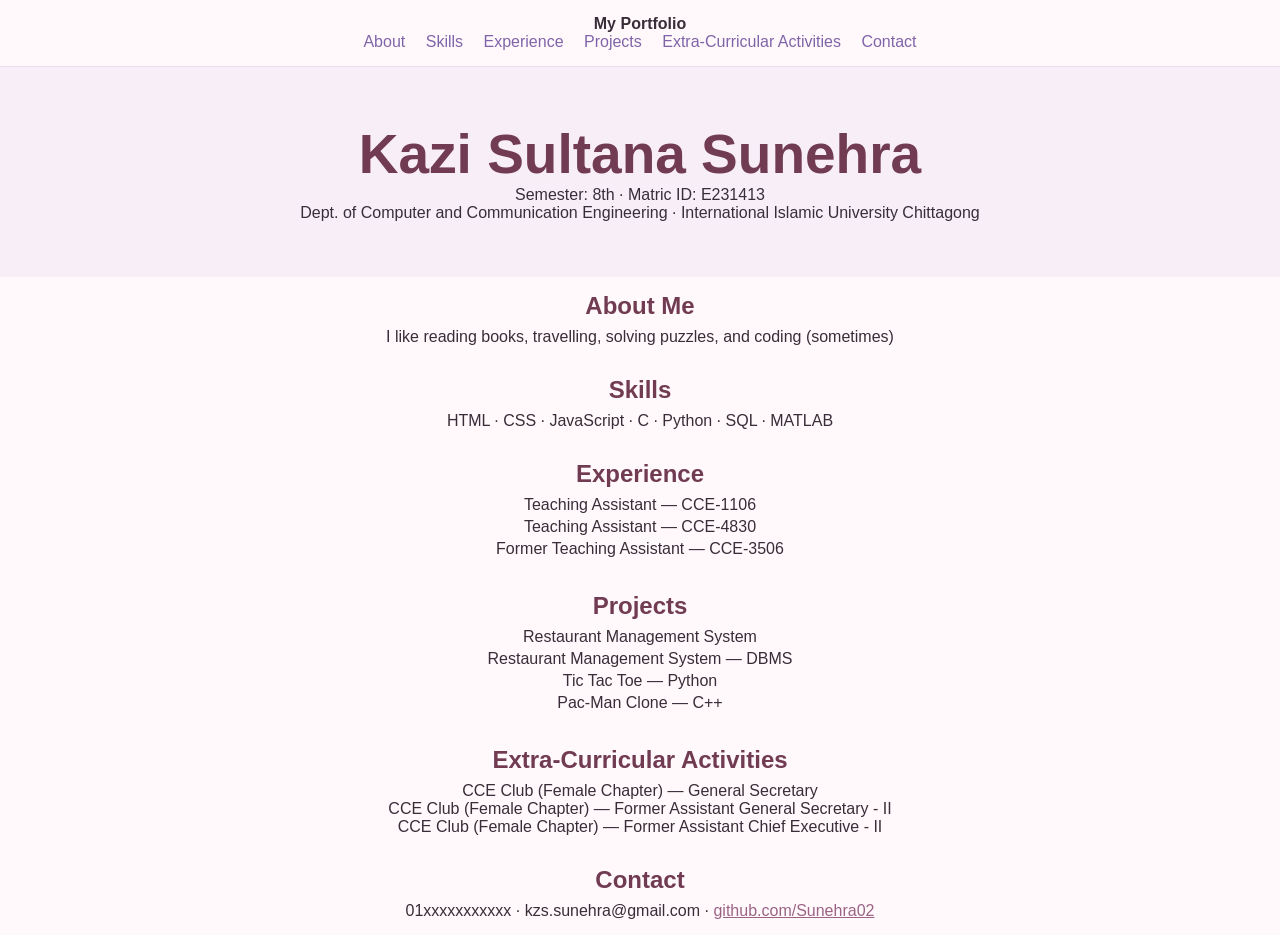
<file: SDS 1/index.html>
<!DOCTYPE html>
<html>
<head>
    <meta charset="UTF-8">
    <title>Sunehra | Portfolio</title>
    <link rel="stylesheet" href="style.css">
</head>
<body>
<header>
    <b>My Portfolio</b>
    <nav>
        <a href="#about">About</a>
        <a href="#skills">Skills</a>
        <a href="#experience">Experience</a>
        <a href="#projects">Projects</a>
        <a href="#extra">Extra-Curricular Activities</a>
        <a href="#contact">Contact</a> </nav> </header>
<main>
    <section class="home">
        <h1>Kazi Sultana Sunehra</h1>
        <p>Semester: 8th · Matric ID: E231413</p> 
        <p>Dept. of Computer and Communication Engineering · International Islamic University Chittagong</p> </section>

    <section id="about">
        <h2>About Me</h2>
        <p>I like reading books, travelling, solving puzzles, and coding (sometimes)</p> </section>

    <section id="skills">
        <h2>Skills</h2>
        <p>HTML · CSS · JavaScript · C · Python · SQL · MATLAB</p> </section>

    <section id="experience">
        <h2>Experience</h2>
        <p>Teaching Assistant — CCE-1106</p>
        <p>Teaching Assistant — CCE-4830</p>
        <p>Former Teaching Assistant — CCE-3506</p> </section>

    <section id="projects">
        <h2>Projects</h2>
        <p>Restaurant Management System</p>
        <p>Restaurant Management System — DBMS</p>
        <p>Tic Tac Toe — Python</p>
        <p>Pac-Man Clone — C++</p> </section>
    
    <section id="extra">
    <h2>Extra-Curricular Activities</h2>
    <p>CCE Club (Female Chapter) — General Secretary</p>
    <p>CCE Club (Female Chapter) — Former Assistant General Secretary - II</p>
    <p>CCE Club (Female Chapter) — Former Assistant Chief Executive - II</p> </section>

    <section id="contact">
        <h2>Contact</h2>
        <p>01xxxxxxxxxxx · kzs.sunehra@gmail.com · <a href="https://github.com/Sunehra02" target="_blank"> github.com/Sunehra02</a></p>
    </section> </main> </body> </html>
</file>
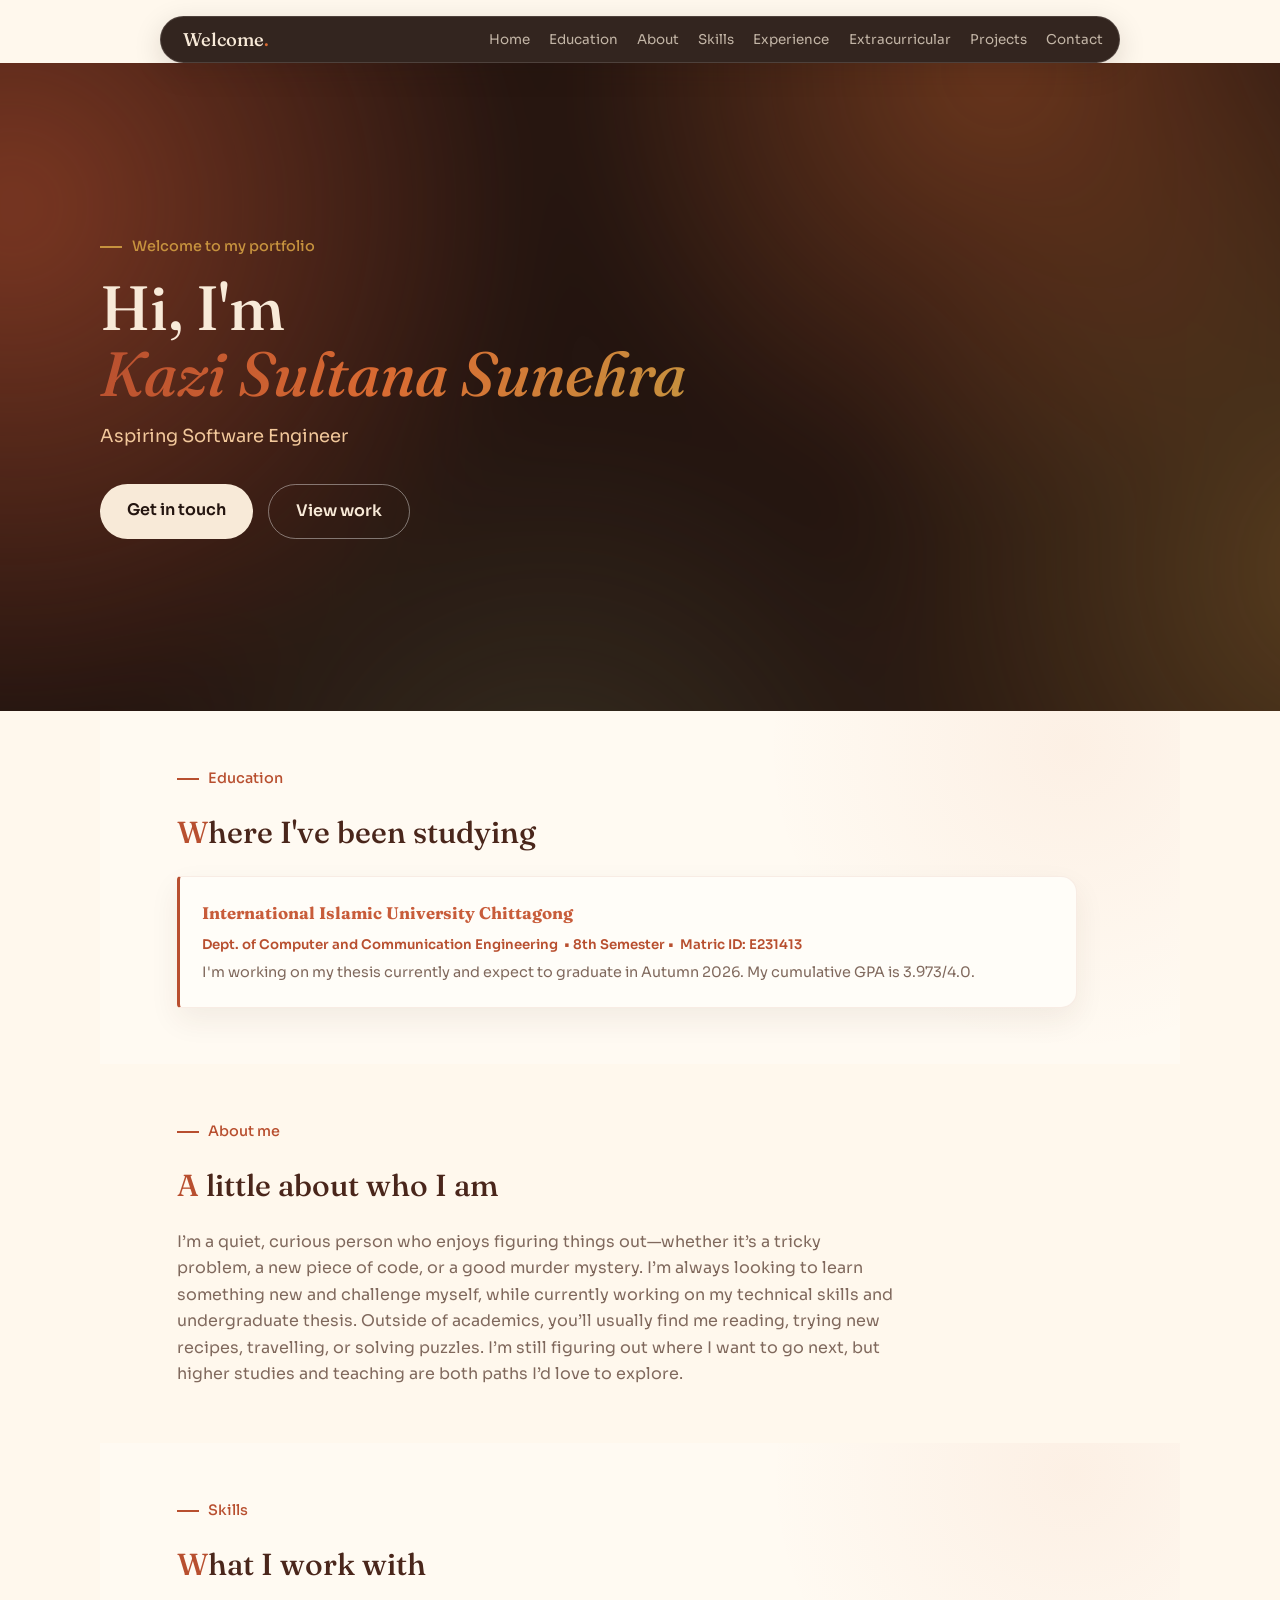
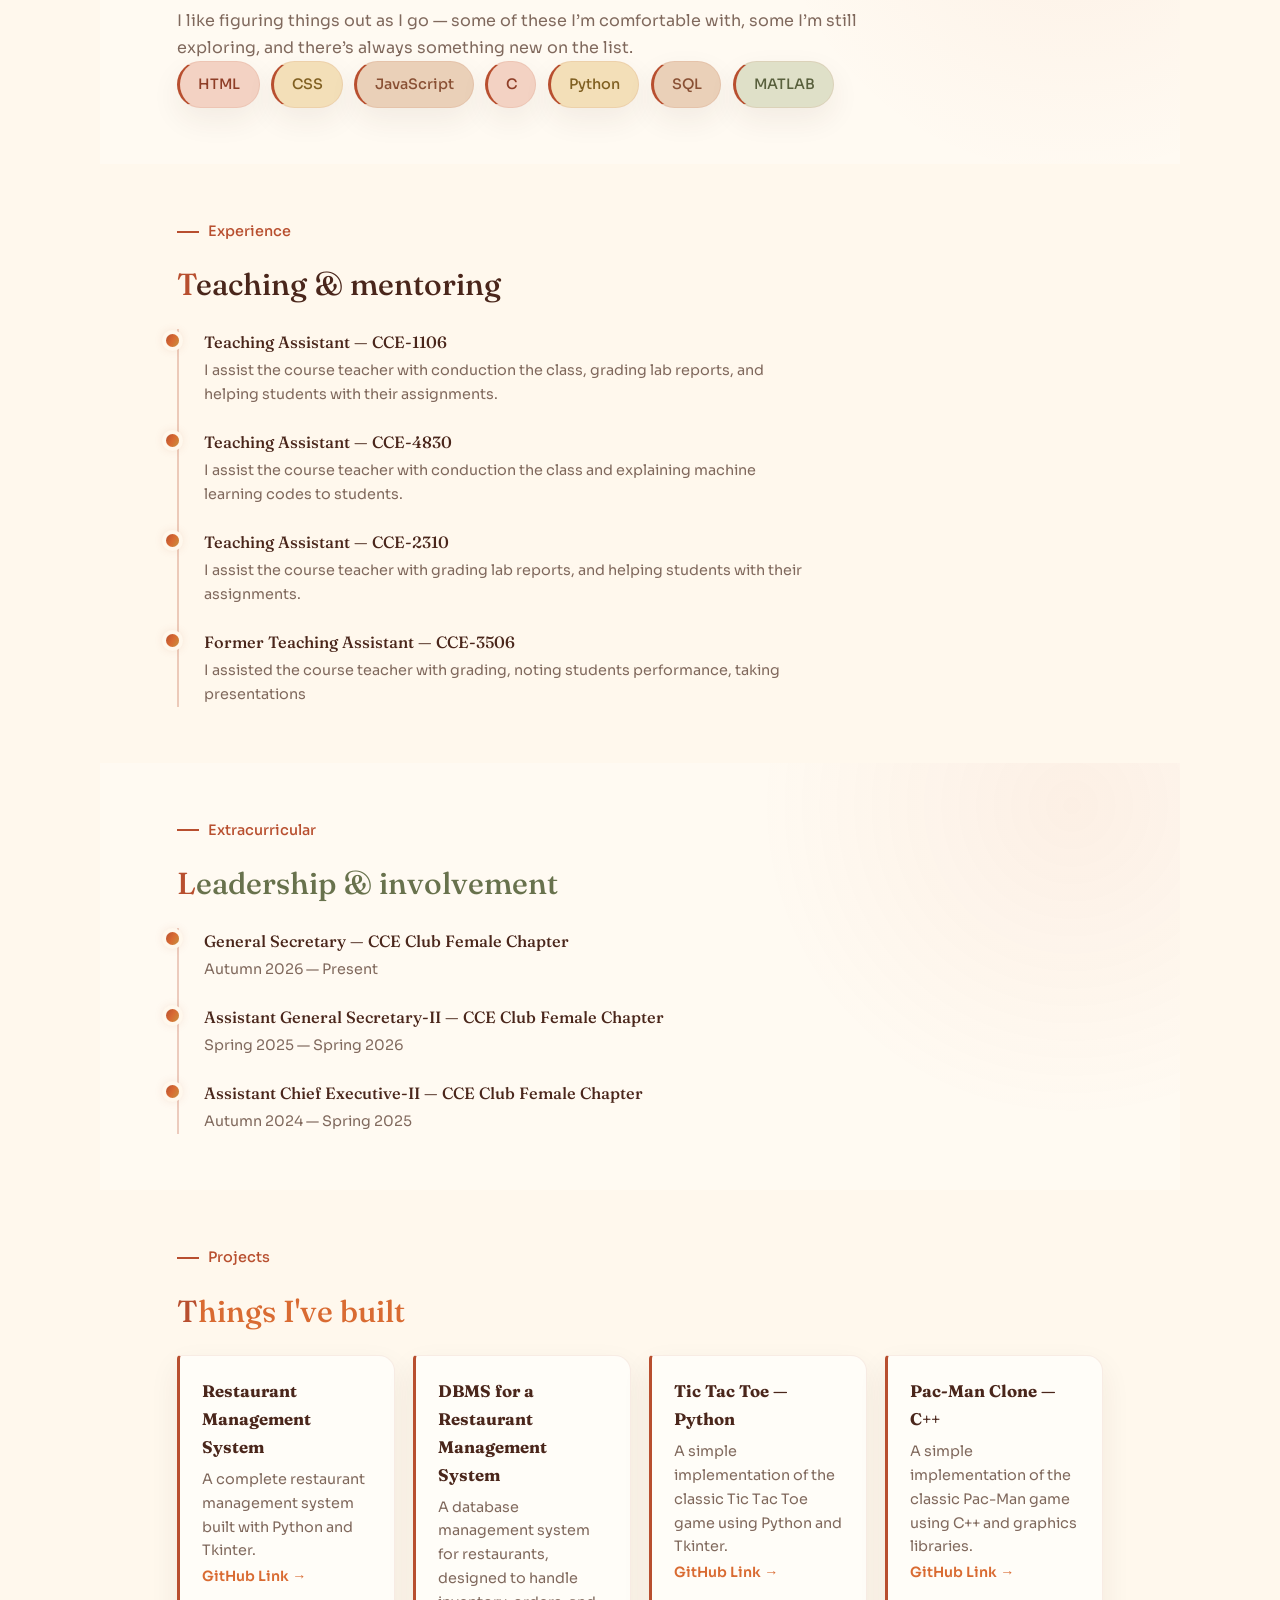
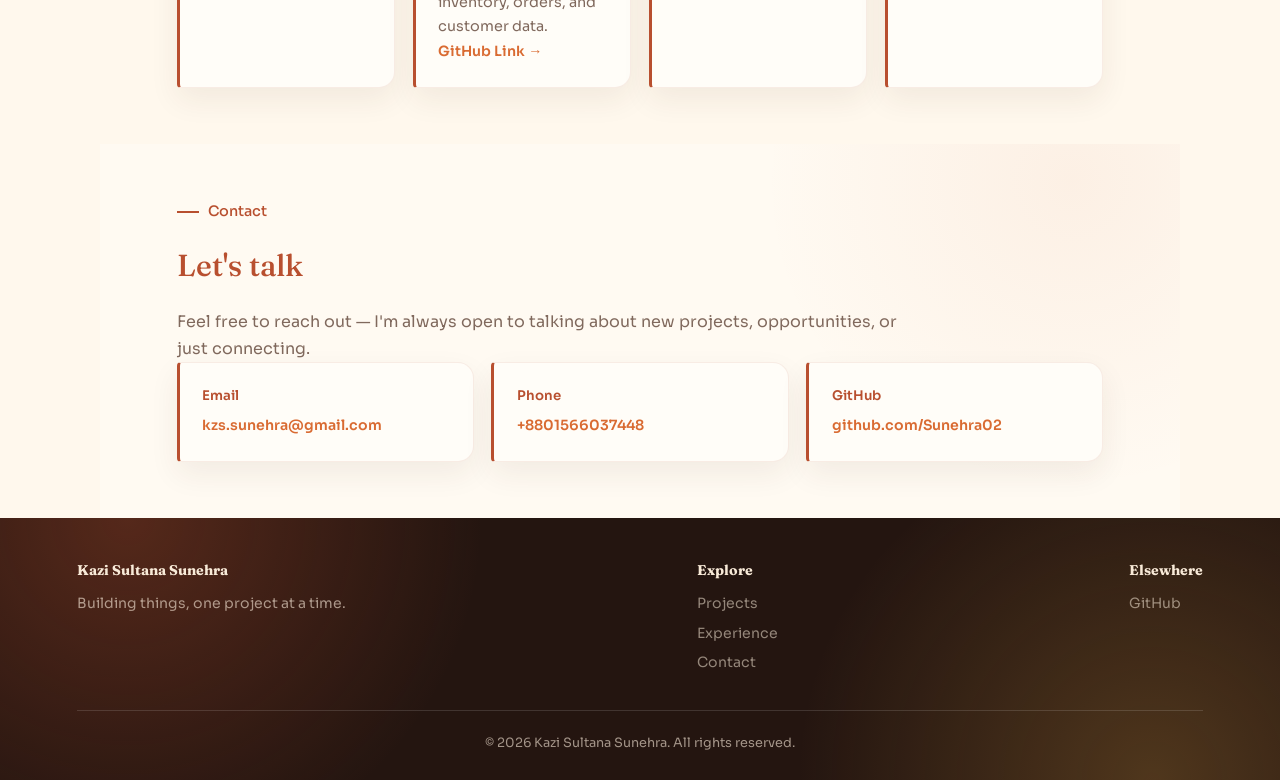
<file: SDS 2/index.html>
<!DOCTYPE html><html lang="en"><head>
<meta charset="UTF-8"><meta name="viewport" content="width=device-width, initial-scale=1.0">
<title>Sunehra — Portfolio</title>
<link rel="preconnect" href="https://fonts.googleapis.com">
<link rel="preconnect" href="https://fonts.gstatic.com" crossorigin>
<link href="https://fonts.googleapis.com/css2?family=Fraunces:ital,wght@0,400;0,500;0,600;1,500&family=Sora:wght@400;500;600;700&display=swap" 
rel="stylesheet">
<link rel="stylesheet" href="style.css"></head><body>
<div class="nav-wrap"><header><div class="brand">Welcome<span>.</span></div>
    <button class="nav-toggle" id="navToggle" aria-label="Toggle menu" aria-expanded="false">
      <span></span><span></span><span></span></button>
    <nav id="siteNav">
      <a href="#home">Home</a>
      <a href="#education">Education</a>
      <a href="#about">About</a>
      <a href="#skills">Skills</a>
      <a href="#experience">Experience</a>
      <a href="#extracurricular">Extracurricular</a>
      <a href="#projects">Projects</a>
      <a href="#contact">Contact</a>
    </nav></header></div>
<section id="home" class="hero">
  <div class="hero-glow"></div>
  <div class="hero-inner">
    <div class="hero-text">
      <p class="eyebrow">Welcome to my portfolio</p>
      <h1>Hi, I'm <em>Kazi Sultana Sunehra</em></h1>
      <p class="role">Aspiring Software Engineer</p>
      <div class="hero-actions">
        <a href="#contact" class="btn">Get in touch</a>
        <a href="#projects" class="btn ghost">View work</a></div></div></section>
<section id="education"><p class="eyebrow dark">Education</p><h2>Where I've been studying</h2>
  <div class="card wide">
    <h3>International Islamic University Chittagong</h3>
    <p class="meta">Dept. of Computer and Communication Engineering &nbsp;•&nbsp;8th Semester&nbsp;•&nbsp; Matric ID: E231413</p>
    <p>I'm working on my thesis currently and expect to graduate in Autumn 2026. My cumulative GPA is 3.973/4.0.</p></div></section>
<section id="about"><p class="eyebrow dark">About me</p><h2>A little about who I am</h2>
  <p class="lead">I’m a quiet, curious person who enjoys figuring things out—whether it’s a tricky problem, a new piece of code,
     or a good murder mystery. I’m always looking to learn something new and challenge myself, 
     while currently working on my technical skills and undergraduate thesis. Outside of academics, you’ll usually find me reading, 
     trying new recipes, travelling, or solving puzzles. I’m still figuring out where I want to go next, 
     but higher studies and teaching are both paths I’d love to explore.</p></section>
<section id="skills"><p class="eyebrow dark">Skills</p><h2>What I work with</h2><p class="lead">
    I like figuring things out as I go — some of these I’m comfortable with,
    some I’m still exploring, and there’s always something new on the list.</p>
  <div class="skill-grid">
    <div class="card skill-tile">HTML</div><div class="card skill-tile">CSS</div><div class="card skill-tile">JavaScript</div>
    <div class="card skill-tile">C</div><div class="card skill-tile">Python</div><div class="card skill-tile">SQL</div>
<div class="card skill-tile">MATLAB</div></div></section>
<section id="experience"><p class="eyebrow dark">Experience</p>
  <h2>Teaching &amp; mentoring</h2><div class="timeline">
    <div class="timeline-item">
      <h3>Teaching Assistant — CCE-1106</h3>
      <p>I assist the course teacher with conduction the class, grading lab reports, and helping students with their assignments.</p></div>
    <div class="timeline-item">
      <h3>Teaching Assistant — CCE-4830</h3>
      <p>I assist the course teacher with conduction the class and explaining machine learning codes to students.</p></div>
    <div class="timeline-item">
      <h3>Teaching Assistant — CCE-2310</h3>
      <p>I assist the course teacher with grading lab reports, and helping students with their assignments.</p></div>
    <div class="timeline-item">
      <h3>Former Teaching Assistant — CCE-3506</h3>
      <p>I assisted the course teacher with grading, noting students performance, taking presentations</p></div></div></section>
<section id="extracurricular"><p class="eyebrow dark">Extracurricular</p>
  <h2>Leadership &amp; involvement</h2><div class="timeline">
    <div class="timeline-item"><h3>General Secretary — CCE Club Female Chapter</h3><p>Autumn 2026 — Present</p></div>
    <div class="timeline-item"><h3>Assistant General Secretary-II — CCE Club Female Chapter</h3><p>Spring 2025 — Spring 2026</p></div>
    <div class="timeline-item"><h3>Assistant Chief Executive-II — CCE Club Female Chapter</h3><p>Autumn 2024 — Spring 2025</p></div></div></section>
<section id="projects"><p class="eyebrow dark">Projects</p><h2>Things I've built</h2>
  <div class="project-grid">
    <div class="card project-card">
      <h3>Restaurant Management System</h3><p>A complete restaurant management system built with Python and Tkinter.</p>
      <a href="https://github.com/Sunehra02/restaurant-management-system">GitHub Link →</a></div>
    <div class="card project-card">
      <h3>DBMS for a Restaurant Management System</h3>
      <p>A database management system for restaurants, designed to handle inventory, orders, and customer data.</p>
      <a href="https://github.com/Sunehra02/DBMS-for-a-Restaurant-Management-System">GitHub Link →</a></div>
    <div class="card project-card">
      <h3>Tic Tac Toe — Python</h3><p>A simple implementation of the classic Tic Tac Toe game using Python and Tkinter.</p>
      <a href="https://github.com/Sunehra02/Tic-Tac-Toe-using-Python">GitHub Link →</a></div>
    <div class="card project-card">
      <h3>Pac-Man Clone — C++</h3><p>A simple implementation of the classic Pac-Man game using C++ and graphics libraries.</p>
      <a href="https://github.com/Sunehra02/pac-man-clone-with-cpp-graphics">GitHub Link →</a></div></div></section>
<section id="contact"><p class="eyebrow dark">Contact</p>
  <h2>Let's talk</h2><p class="lead">Feel free to reach out — I'm always open to talking about new projects, opportunities, or just connecting.</p>
  <div class="contact-grid">
    <div class="card"><p class="meta">Email</p><a href="mailto:kzs.sunehra@gmail.com">kzs.sunehra@gmail.com</a></div>
    <div class="card"><p class="meta">Phone</p><a href="tel:+8801566037448">+8801566037448</a></div>
    <div class="card"><p class="meta">GitHub</p><a href="https://github.com/Sunehra02">github.com/Sunehra02</a></div></div></section><footer>
  <div class="col"><h4>Kazi Sultana Sunehra</h4><p>Building things, one project at a time.</p></div>
  <div class="col"><h4>Explore</h4><a href="#projects">Projects</a><a href="#experience">Experience</a><a href="#contact">Contact</a></div>
  <div class="col"><h4>Elsewhere</h4><a href="https://github.com/Sunehra02">GitHub</a></div>
  <div class="bottom">&copy; 2026 Kazi Sultana Sunehra. All rights reserved.</div></footer><script>
  const toggle = document.getElementById('navToggle');const nav = document.getElementById('siteNav');
  toggle.addEventListener('click', () => {const open = nav.classList.toggle('open');
    toggle.classList.toggle('open', open);toggle.setAttribute('aria-expanded', open);});
  nav.querySelectorAll('a').forEach(a => a.addEventListener('click', () => {
    nav.classList.remove('open');toggle.classList.remove('open');toggle.setAttribute('aria-expanded', 'false');}));</script></body></html>
</file>
<file: SDS 1/style.css>
* { box-sizing: border-box; margin: 0; }
html { scroll-behavior: smooth; }
body { 
    font-family: Arial; 
    background: #fff9fc; 
    color: #382d38; 
    text-align: center; }
header { 
    padding: 15px; 
    border-bottom: 1px solid #eadce8; }
nav a { 
    margin: 0 8px; 
    color: #8064a8; 
    text-decoration: none; }
.home { padding: 55px 20px; background: #f8eef8; }
.home h1 { 
    font-size: 55px; 
    color: #713b52; }
section { padding: 15px 20px; }
h2 { 
    margin-bottom: 8px; 
    color: #713b52; }
#experience p, #projects p { margin: 4px; }
a { color: #9b6384; }
footer { 
    padding: 15px; 
    background: #713b52; 
    color: white; }
</file>
<file: SDS 2/style.css>
:root{
  --dark:#241510;
  --brown:#4a261b;
  --rust:#b84f2f;
  --orange:#d96b32;
  --terracotta:#c85c3a;
  --gold:#c6923e;
  --cream:#f8ead8;
  --paper:#fff8ed;
  --ink:#352019;
  --muted:#80695d;
  --green:#68724d;
  --gradient:linear-gradient(120deg,#b84f2f,#d96b32,#c6923e);
}

*{margin:0;padding:0;box-sizing:border-box}
html{scroll-behavior:smooth}
body{
  font-family:'Sora',sans-serif;background:var(--paper);
  color:var(--ink);line-height:1.65;overflow-x:hidden
}
h1,h2,h3{font-family:'Fraunces',serif}
section{scroll-margin-top:90px}

/* NAV */
.nav-wrap{position:sticky;top:0;z-index:20;padding:1rem 6vw 0}
header{
  max-width:960px;margin:auto;padding:.7rem 1rem .7rem 1.4rem;
  display:flex;justify-content:space-between;align-items:center;
  border-radius:999px;background:#241510ed;color:var(--cream);
  border:1px solid #fff2;backdrop-filter:blur(14px);
  box-shadow:0 8px 28px #24151025
}
.brand{font:500 1.15rem 'Fraunces',serif}
.brand span{color:var(--orange)}
nav{display:flex;align-items:center}
nav a{
  color:#f8ead8bb;text-decoration:none;margin-left:1.2rem;
  font-size:.84rem;transition:.2s
}
nav a:hover{color:var(--gold)}

/* MOBILE MENU */
.nav-toggle{display:none;flex-direction:column;gap:4px;width:34px;height:34px;border:0;background:none}
.nav-toggle span{width:16px;height:2px;background:var(--cream);margin:auto}
.nav-toggle.open span:nth-child(1){transform:translateY(6px) rotate(45deg)}
.nav-toggle.open span:nth-child(2){opacity:0}
.nav-toggle.open span:nth-child(3){transform:translateY(-6px) rotate(-45deg)}

/* HERO */
.hero{
  position:relative;overflow:hidden;min-height:72vh;
  display:flex;align-items:center;padding:6rem 6vw;
  background:var(--dark);color:var(--cream)
}
.hero-glow{
  position:absolute;inset:-20%;
  background:
    radial-gradient(circle at 15% 30%,#b84f2f99,transparent 32%),
    radial-gradient(circle at 70% 15%,#d96b3266,transparent 30%),
    radial-gradient(circle at 90% 70%,#c6923e55,transparent 30%),
    radial-gradient(circle at 45% 100%,#68724d44,transparent 32%);
  filter:blur(40px);animation:drift 18s ease-in-out infinite alternate
}
@keyframes drift{to{transform:translate(-2%,2%) scale(1.05)}}
.hero-inner{position:relative;z-index:1;max-width:1080px;width:100%;margin:auto}
.hero-text{max-width:720px}
.eyebrow{
  color:var(--gold);margin-bottom:1rem;font-size:.9rem;font-weight:500;
  display:flex;align-items:center;gap:.6rem
}
.eyebrow::before{content:"";width:22px;height:2px;background:currentColor}
.eyebrow.dark{color:var(--rust)}
.hero h1{
  font-size:clamp(2.2rem,5.5vw,3.9rem);
  line-height:1.05;margin-bottom:1rem;font-weight:500
}
.hero em{
  font-style:italic;white-space:nowrap;
  background:var(--gradient);-webkit-background-clip:text;
  background-clip:text;color:transparent
}
.hero .role{color:#f2c89b;font-size:1.12rem}
.hero-actions{display:flex;gap:.9rem;margin-top:2rem;flex-wrap:wrap}
.btn{
  display:inline-block;padding:.85rem 1.7rem;border-radius:999px;
  background:var(--cream);color:var(--dark);font-weight:600;
  text-decoration:none;transition:.2s
}
.btn:hover{transform:translateY(-3px);box-shadow:0 10px 25px #0004}
.btn.ghost{background:#fff0;color:var(--cream);border:1px solid #fff6}

/* SECTIONS */
section:not(.hero){padding:3.5rem 6vw;max-width:1080px;margin:auto}
section:not(.hero):nth-of-type(even){
  background:
    radial-gradient(circle at 90% 10%,#d96b3212,transparent 30%),
    #fffaf2
}
section h2{
  margin-bottom:1.2rem;font-size:1.9rem;font-weight:500;
  color:var(--brown)
}
section h2::first-letter{color:var(--rust)}
.lead{color:var(--muted);max-width:60ch}

/* COLOURFUL TEXT */
#about .lead strong,
#skills .lead strong{color:var(--rust)}
#education h3{color:var(--terracotta)}
#experience h2{color:var(--brown)}
#extracurricular h2{color:var(--green)}
#projects h2{color:var(--orange)}
#contact h2{color:var(--rust)}

/* CARDS */
.card{
  background:#fffdf8;border:1px solid #b84f2f18;
  border-left:3px solid var(--rust);
  border-radius:4px 16px 16px 4px;padding:1.4rem;
  box-shadow:0 12px 30px #4a261b12;transition:.25s
}
.card:hover{
  transform:translateY(-4px);
  box-shadow:0 18px 38px #4a261b20;
  border-left-color:var(--orange)
}
.card.wide{max-width:900px;width:100%}
.card h3{margin-bottom:.4rem;font-size:1.05rem;color:var(--brown)}
.card p{color:var(--muted);font-size:.9rem}
.card .meta{
  color:var(--rust);font-size:.83rem;
  margin-bottom:.3rem;font-weight:600
}
.card a{
  color:var(--orange);font-size:.88rem;
  font-weight:600;text-decoration:none
}
.card a:hover{color:var(--rust)}.skill-grid{display:flex;flex-wrap:wrap;gap:.7rem}.skill-tile{
  padding:.65rem 1.15rem;border-radius:999px;font-size:.9rem;font-weight:500;transition:.2s}
.skill-tile:nth-child(1),
.skill-tile:nth-child(4){background:#f3d2c3;color:#8f3e27}
.skill-tile:nth-child(2),
.skill-tile:nth-child(5){background:#f3dfb8;color:#806022}
.skill-tile:nth-child(3),
.skill-tile:nth-child(6){background:#ead0b8;color:#895034}
.skill-tile:nth-child(7){background:#dfe0c8;color:#59603d}
.skill-tile:hover{transform:translateY(-3px);box-shadow:0 8px 18px #4a261b20}
.project-grid,.contact-grid{
  display:grid;grid-template-columns:repeat(auto-fit,minmax(200px,1fr));gap:1.1rem
}
.timeline{
  border-left:2px solid #b84f2f45;padding-left:1.6rem;
  display:flex;flex-direction:column;gap:1.4rem;max-width:640px
}
.timeline-item{position:relative}
.timeline-item::before{
  content:"";position:absolute;left:-2.42rem;top:.3rem;
  width:13px;height:13px;border-radius:50%;
  background:var(--gradient);
  box-shadow:0 0 0 4px var(--paper),0 0 12px #b84f2f55
}
.timeline-item h3{font-size:1.02rem;font-weight:500;color:var(--brown)}
.timeline-item p{color:var(--muted);font-size:.9rem;margin-top:.2rem}
footer{
  padding:2.6rem 6vw 1.6rem;
  background:
    radial-gradient(circle at 10% 0%,#b84f2f55,transparent 30%),
    radial-gradient(circle at 90% 100%,#c6923e44,transparent 30%),
    var(--dark);
  color:#f8ead899;display:flex;justify-content:space-between;
  flex-wrap:wrap;gap:1.8rem;font-size:.88rem
}footer h4{color:var(--cream);font-family:'Fraunces',serif;margin-bottom:.6rem}
footer a{display:block;color:#f8ead888;text-decoration:none;margin-bottom:.4rem}
footer a:hover{color:var(--gold)}
footer .bottom{
  width:100%;text-align:center;padding-top:1.4rem;
  border-top:1px solid #fff2;font-size:.8rem
}
@media(max-width:760px){.nav-toggle{display:flex}nav{display:none;position:absolute;top:calc(100% + .6rem);
    left:6vw;right:6vw;flex-direction:column;align-items:flex-start;background:#241510f7;border-radius:18px;padding:1rem 1.3rem}
  nav.open{display:flex}nav a{margin:.45rem 0}.hero{min-height:70vh;padding:5rem 6vw}.hero em{white-space:normal}
section:not(.hero){padding:3.2rem 6vw}.project-grid,.contact-grid{grid-template-columns:1fr}.card.wide .meta{white-space:normal}
}@media(prefers-reduced-motion:reduce){
  .hero-glow{animation:none}html{scroll-behavior:auto}}
</file>
